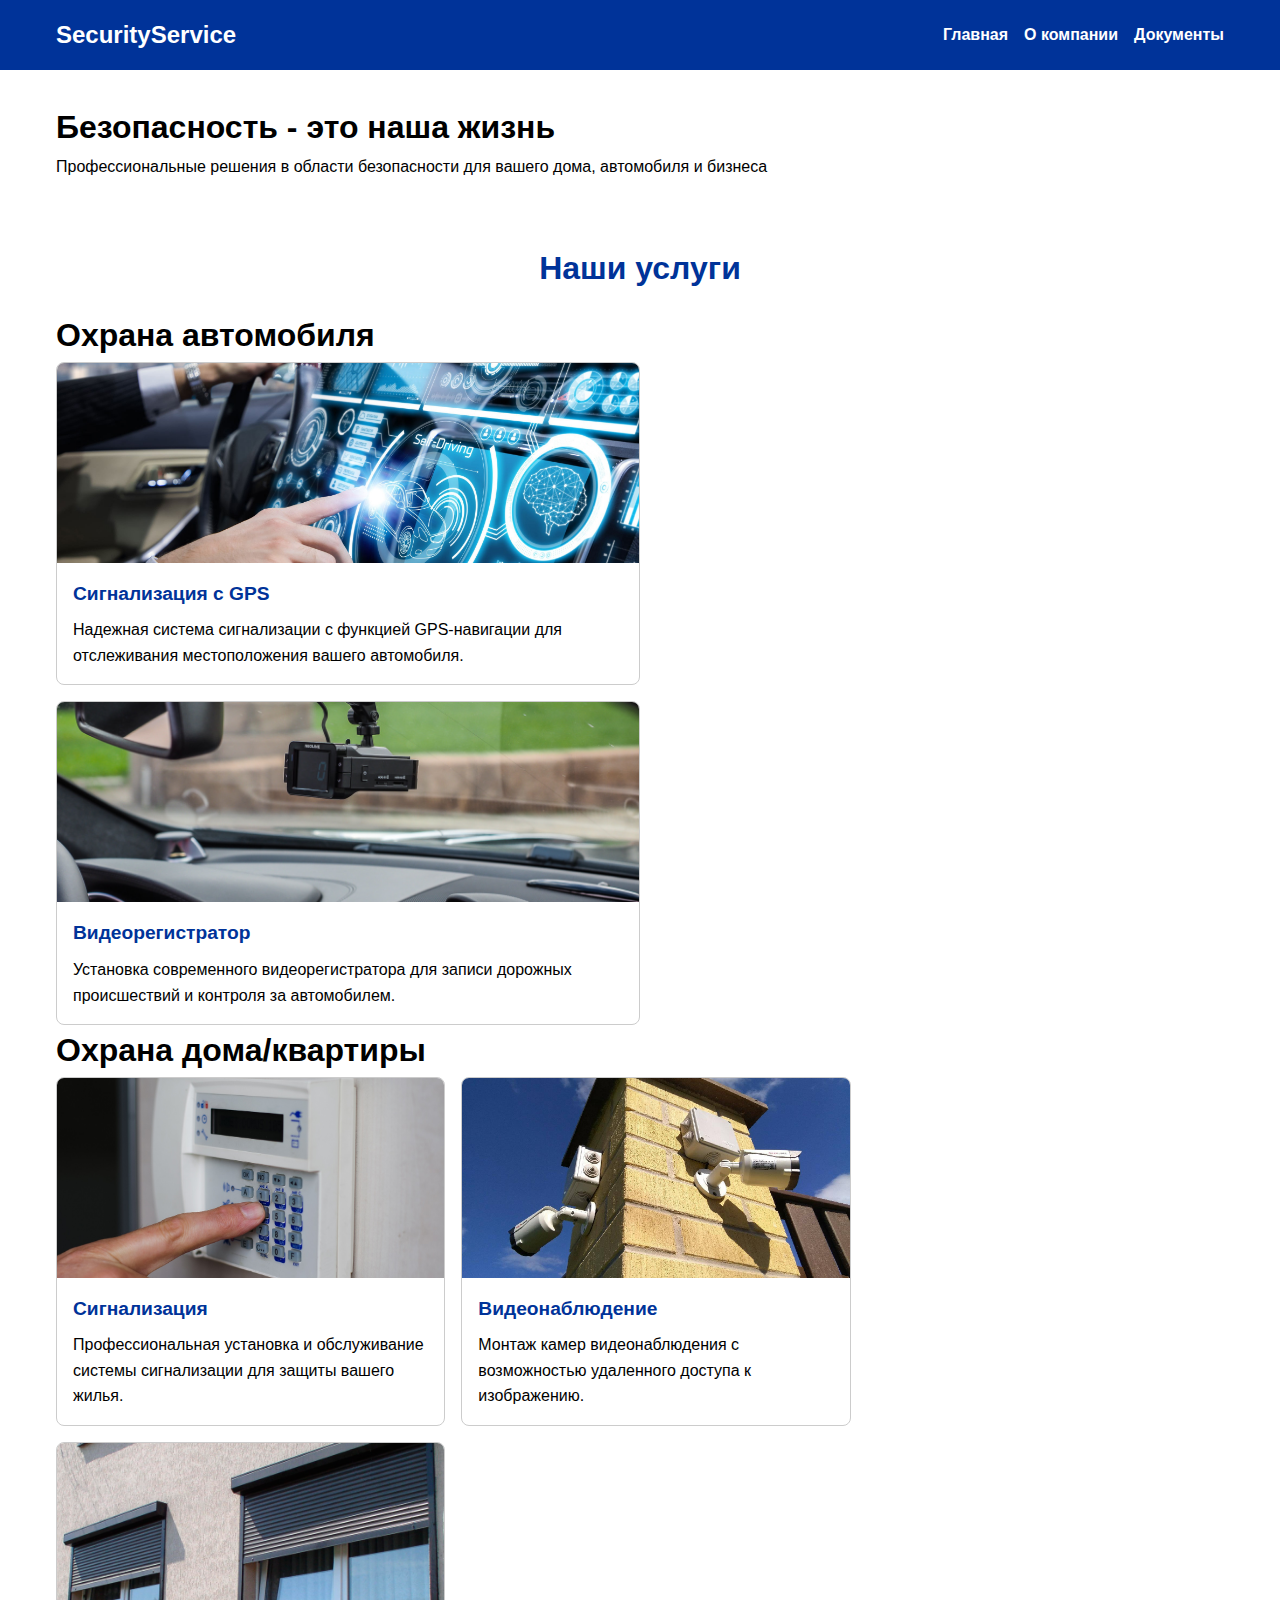
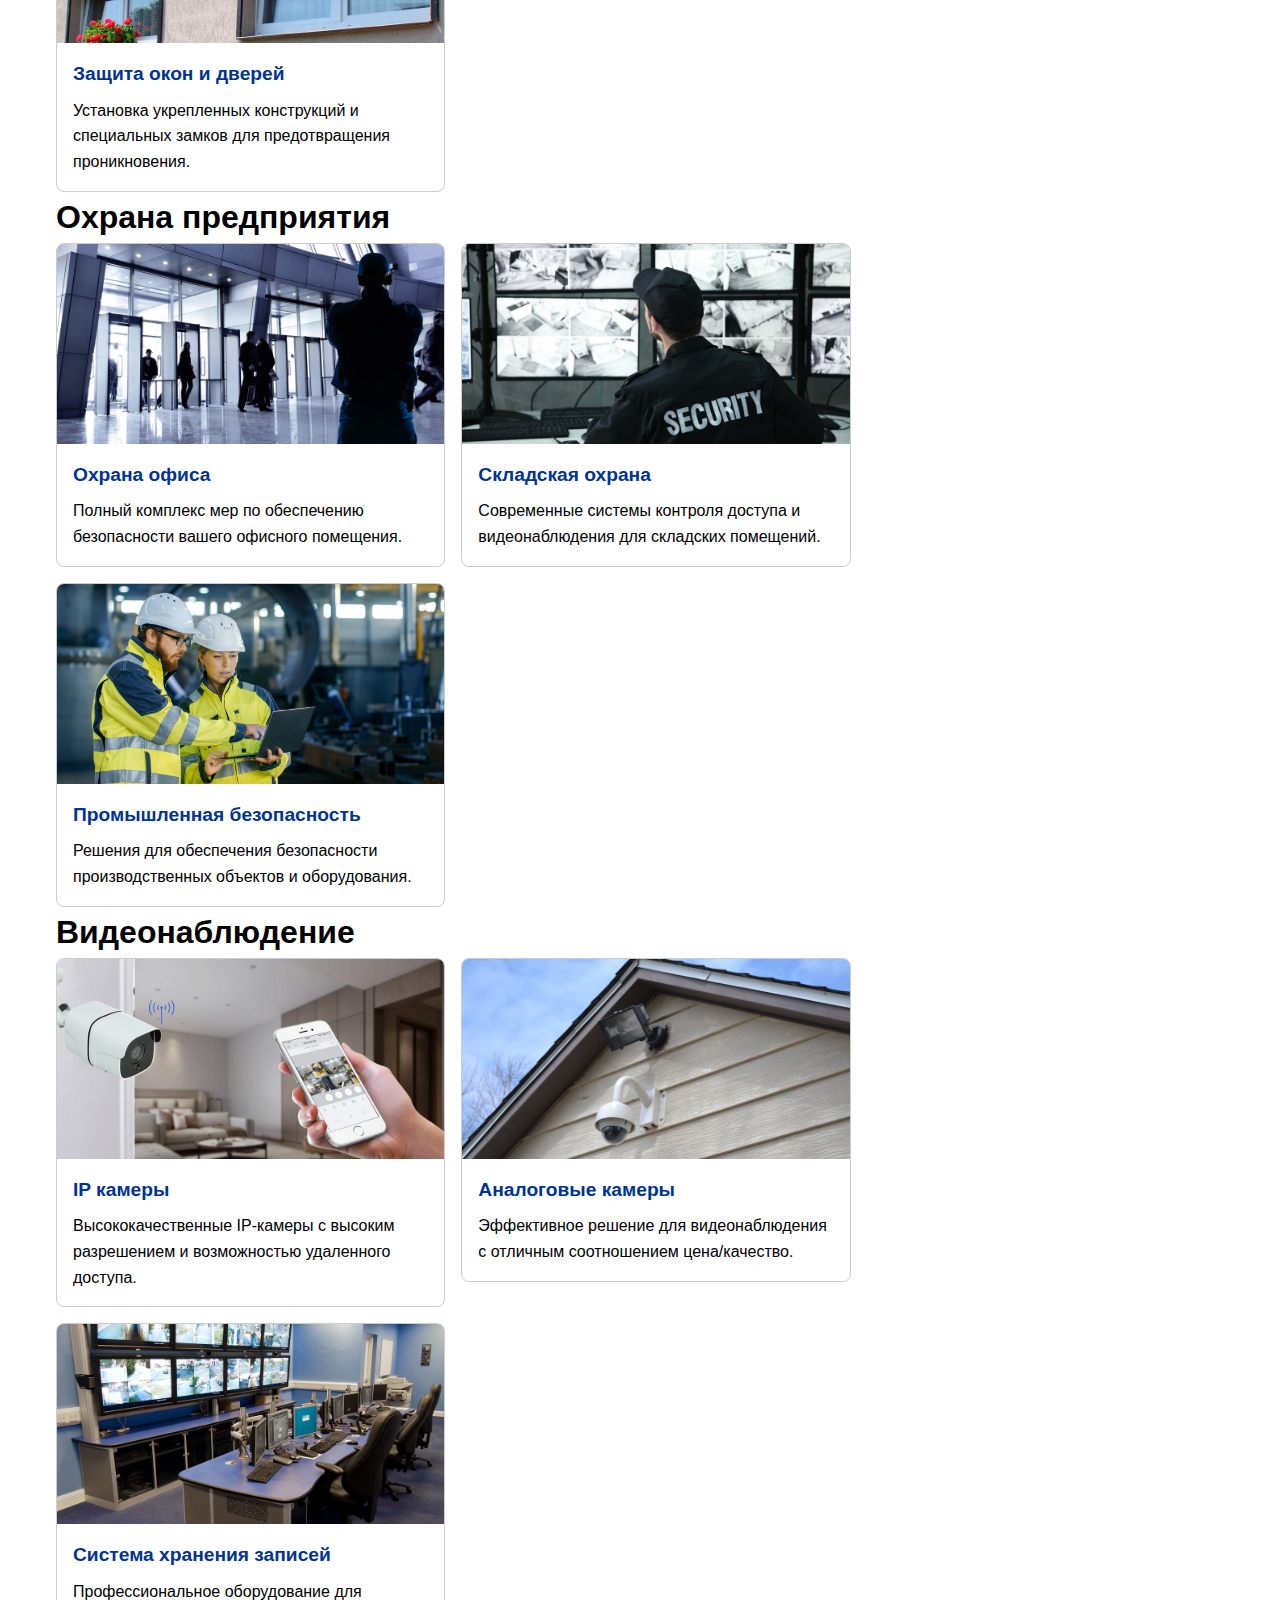
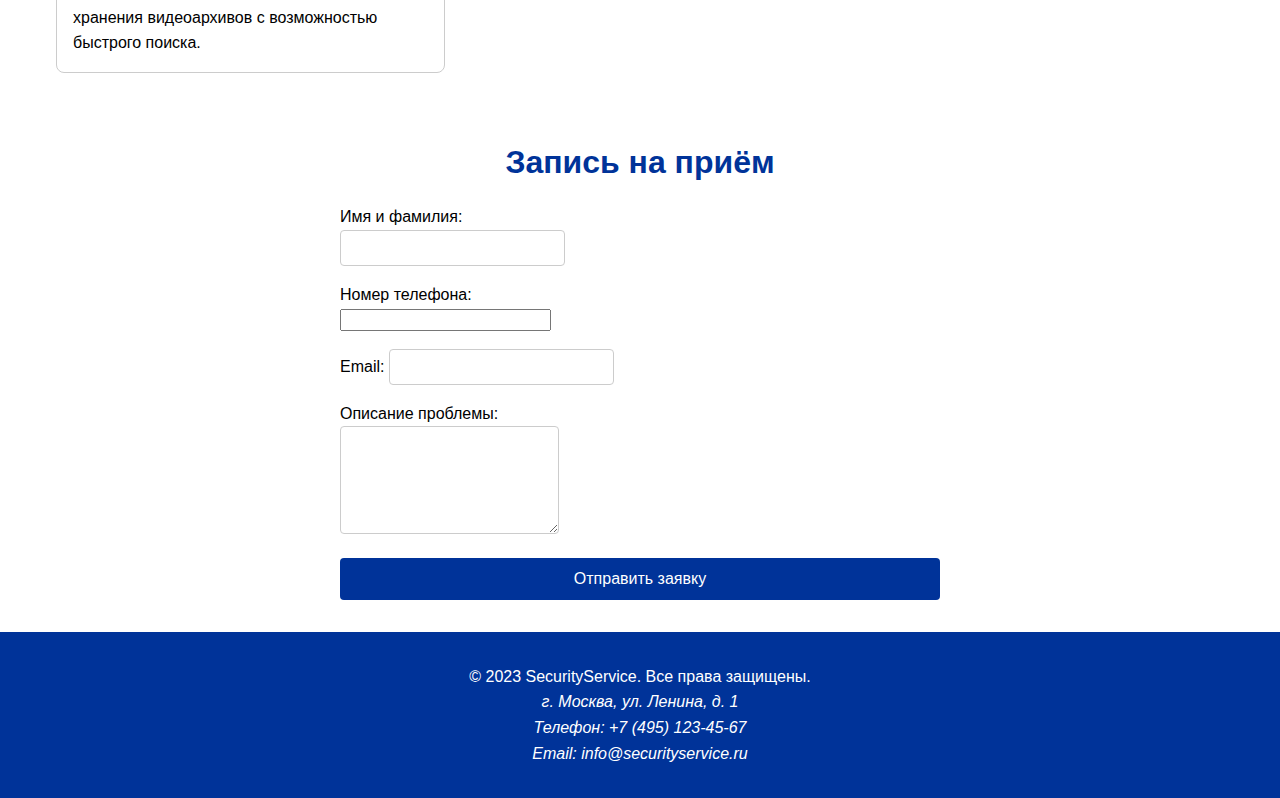
<file: Курсовая 2/index.html>
<!DOCTYPE html>
<html lang="ru">
<head>
    <meta charset="UTF-8">
    <meta name="viewport" content="width=device-width, initial-scale=1.0">
    <title>SecurityService - Безопасность вашего дома и бизнеса</title>
    <link rel="stylesheet" href="styles.css">
    <meta name="description" content="SecurityService - надежная система безопасности для вашего автомобиля, дома или предприятия. Предоставляем услуги по установке видеонаблюдения, сигнализации и другим охранным системам. Запишитесь на консультацию прямо сейчас!">
    <meta name="keywords" content="охрана, безопасность, видеонаблюдение, сигнализация, защита автомобиля, защита дома, защита предприятия">
</head>
<body>
    <!-- Шапка сайта -->
    <header>
        <nav>
            <div class="container">
                <div class="logo">SecurityService</div>
                <ul class="menu">
                    <li><a href="index.html">Главная</a></li>
                    <li><a href="about.html">О компании</a></li>
                    <li><a href="documents.html">Документы</a></li>
                </ul>
            </div>
        </nav>

        <!-- Баннер -->
        <section class="banner">
            <div class="container">
                <h1>Безопасность - это наша жизнь</h1>
                <p>Профессиональные решения в области безопасности для вашего дома, автомобиля и бизнеса</p>
            </div>
        </section>
    </header>

    <!-- Услуги -->
    <main>
        <section class="services">
            <div class="container">
                <h2 class="section-title">Наши услуги</h2>
                
                <!-- Охрана автомобиля -->
                <div class="service-section">
                    <h1>Охрана автомобиля</h1>
                    <div class="row">
                        <div class="col-6 col-md-12">
                            <div class="card">
                                <img src="images/index/car-security-1.jpg" alt="Автомобильная сигнализация">
                                <div class="card-body">
                                    <h4 class="card-title">Сигнализация с GPS</h4>
                                    <p class="card-text">Надежная система сигнализации с функцией GPS-навигации для отслеживания местоположения вашего автомобиля.</p>
                                </div>
                            </div>
                        </div>
                        <div class="col-6 col-md-12">
                            <div class="card">
                                <img src="images/index/car-security-2.jpg" alt="Автомобильный видеорегистратор">
                                <div class="card-body">
                                    <h4 class="card-title">Видеорегистратор</h4>
                                    <p class="card-text">Установка современного видеорегистратора для записи дорожных происшествий и контроля за автомобилем.</p>
                                </div>
                            </div>
                        </div>
                    </div>
                </div>

                <!-- Охрана дома/квартиры -->
                <div class="service-section">
                    <h1>Охрана дома/квартиры</h1>
                    <div class="row">
                        <div class="col-4 col-md-12">
                            <div class="card">
                                <img src="images/index/home-security-1.jpg" alt="Система домашней сигнализации">
                                <div class="card-body">
                                    <h4 class="card-title">Сигнализация</h4>
                                    <p class="card-text">Профессиональная установка и обслуживание системы сигнализации для защиты вашего жилья.</p>
                                </div>
                            </div>
                        </div>
                        <div class="col-4 col-md-12">
                            <div class="card">
                                <img src="images/index/home-security-2.jpg" alt="Домашнее видеонаблюдение">
                                <div class="card-body">
                                    <h4 class="card-title">Видеонаблюдение</h4>
                                    <p class="card-text">Монтаж камер видеонаблюдения с возможностью удаленного доступа к изображению.</p>
                                </div>
                            </div>
                        </div>
                        <div class="col-4 col-md-12">
                            <div class="card">
                                <img src="images/index/home-security-3.jpg" alt="Защита окон и дверей">
                                <div class="card-body">
                                    <h4 class="card-title">Защита окон и дверей</h4>
                                    <p class="card-text">Установка укрепленных конструкций и специальных замков для предотвращения проникновения.</p>
                                </div>
                            </div>
                        </div>
                    </div>
                </div>

                <!-- Охрана предприятия -->
                <div class="service-section">
                    <h1>Охрана предприятия</h1>
                    <div class="row">
                        <div class="col-4 col-md-12">
                            <div class="card">
                                <img src="images/index/business-security-1.jpg" alt="Охрана офиса">
                                <div class="card-body">
                                    <h4 class="card-title">Охрана офиса</h4>
                                    <p class="card-text">Полный комплекс мер по обеспечению безопасности вашего офисного помещения.</p>
                                </div>
                            </div>
                        </div>
                        <div class="col-4 col-md-12">
                            <div class="card">
                                <img src="images/index/business-security-2.jpg" alt="Складская охрана">
                                <div class="card-body">
                                    <h4 class="card-title">Складская охрана</h4>
                                    <p class="card-text">Современные системы контроля доступа и видеонаблюдения для складских помещений.</p>
                                </div>
                            </div>
                        </div>
                        <div class="col-4 col-md-12">
                            <div class="card">
                                <img src="images/index/business-security-3.jpg" alt="Промышленная безопасность">
                                <div class="card-body">
                                    <h4 class="card-title">Промышленная безопасность</h4>
                                    <p class="card-text">Решения для обеспечения безопасности производственных объектов и оборудования.</p>
                                </div>
                            </div>
                        </div>
                    </div>
                </div>

                <!-- Видеонаблюдение -->
                <div class="service-section">
                    <h1>Видеонаблюдение</h1>
                    <div class="row">
                        <div class="col-4 col-md-12">
                            <div class="card">
                                <img src="images/index/cctv-1.jpg" alt="IP камеры">
                                <div class="card-body">
                                    <h4 class="card-title">IP камеры</h4>
                                    <p class="card-text">Высококачественные IP-камеры с высоким разрешением и возможностью удаленного доступа.</p>
                                </div>
                            </div>
                        </div>
                        <div class="col-4 col-md-12">
                            <div class="card">
                                <img src="images/index/cctv-2.jpg" alt="Аналоговые камеры">
                                <div class="card-body">
                                    <h4 class="card-title">Аналоговые камеры</h4>
                                    <p class="card-text">Эффективное решение для видеонаблюдения с отличным соотношением цена/качество.</p>
                                </div>
                            </div>
                        </div>
                        <div class="col-4 col-md-12">
                            <div class="card">
                                <img src="images/index/cctv-3.jpg" alt="Система хранения записей">
                                <div class="card-body">
                                    <h4 class="card-title">Система хранения записей</h4>
                                    <p class="card-text">Профессиональное оборудование для хранения видеоархивов с возможностью быстрого поиска.</p>
                                </div>
                            </div>
                        </div>
                    </div>
                </div>
            </div>
        </section>

        <!-- Форма записи на приём -->
        <section class="appointment">
            <div class="container">
                <h2 class="section-title">Запись на приём</h2>
                <form action="#" method="post">
                    <div class="row">
                        <div class="col-6 col-md-12">
                            <label for="name">Имя и фамилия:</label>
                            <input type="text" id="name" name="name" required>
                        </div>
                        <div class="col-6 col-md-12">
                            <label for="phone">Номер телефона:</label>
                            <input type="tel" id="phone" name="phone" required>
                        </div>
                        <div class="col-6 col-md-12">
                            <label for="email">Email:</label>
                            <input type="email" id="email" name="email" required>
                        </div>
                        <div class="col-6 col-md-12">
                            <label for="message">Описание проблемы:</label>
                            <textarea id="message" name="message" rows="5" required></textarea>
                        </div>
                    </div>
                    <button type="submit">Отправить заявку</button>
                </form>
            </div>
        </section>
    </main>

    <!-- Футер -->
    <footer>
        <div class="container">
            <p>&copy; 2023 SecurityService. Все права защищены.</p>
            <address>
                г. Москва, ул. Ленина, д. 1<br>
                Телефон: +7 (495) 123-45-67<br>
                Email: info@securityservice.ru
            </address>
        </div>
    </footer>
</body>
</html>
</file>
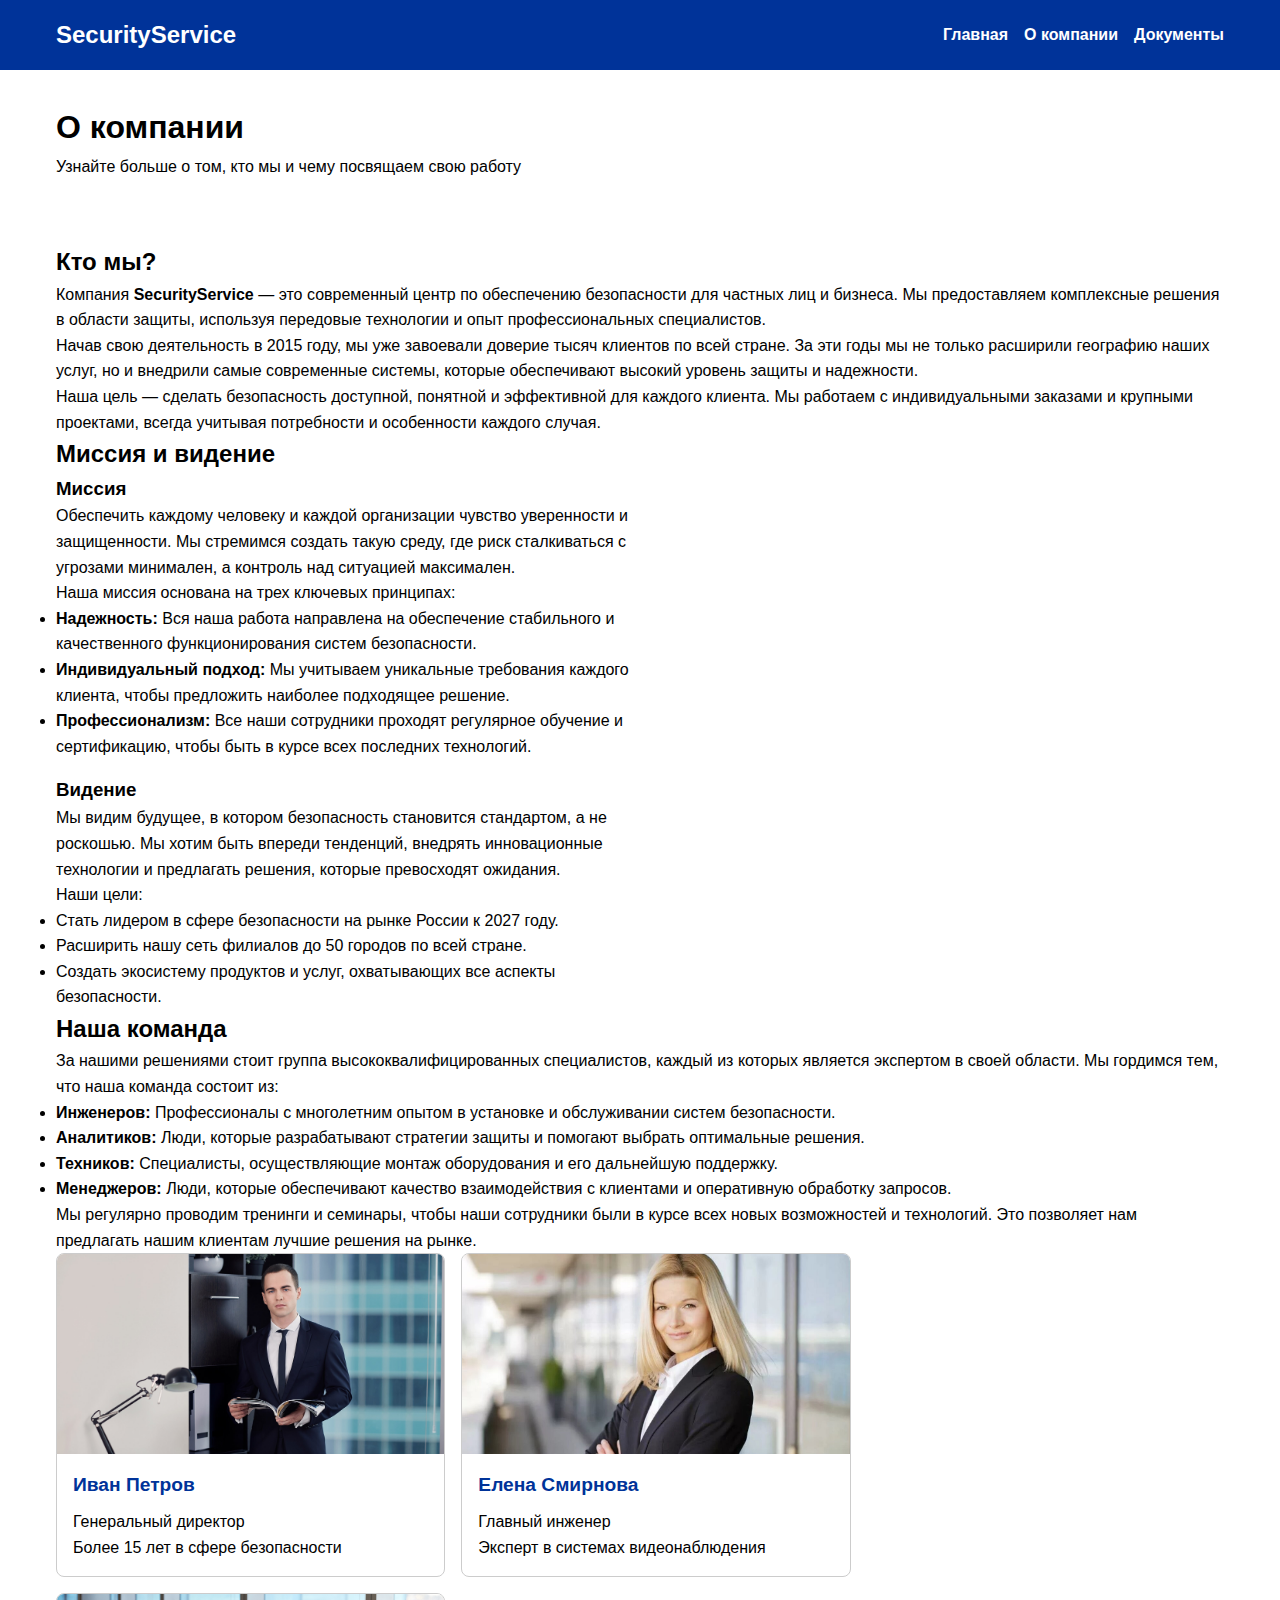
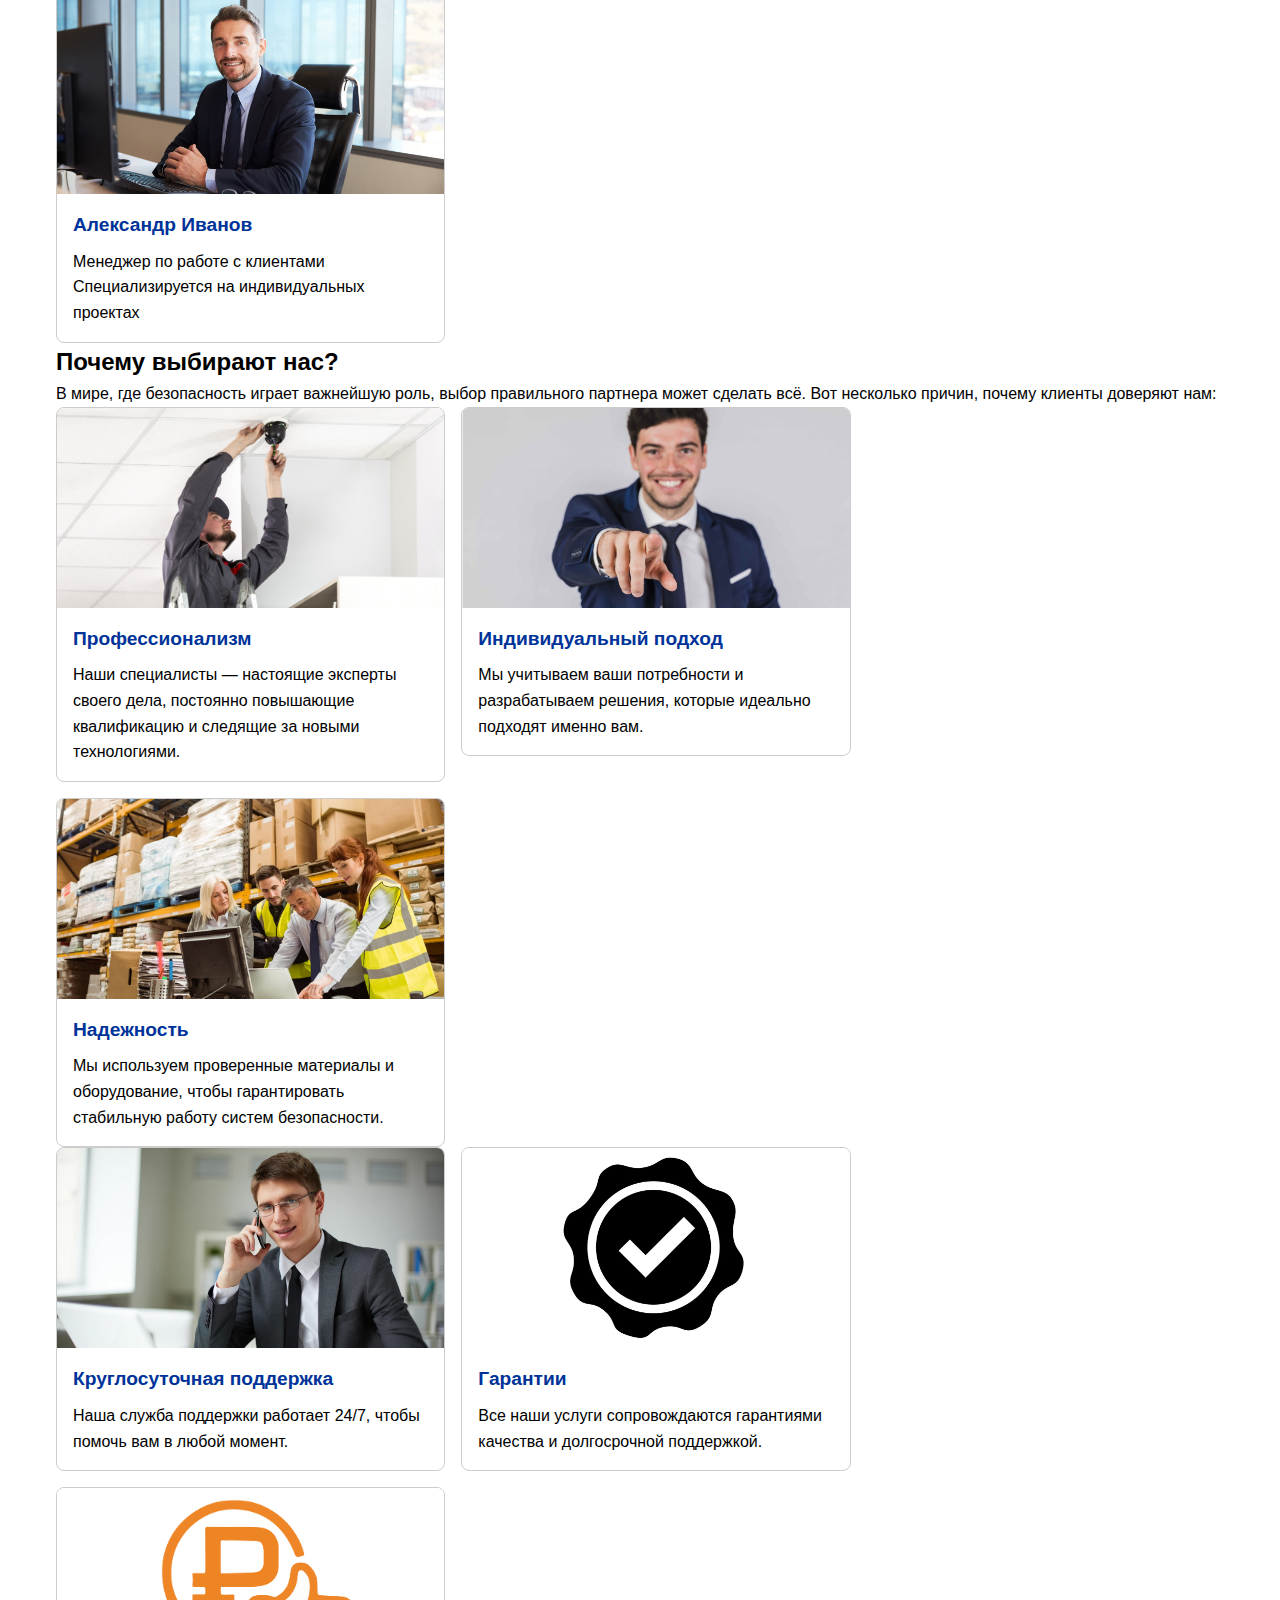
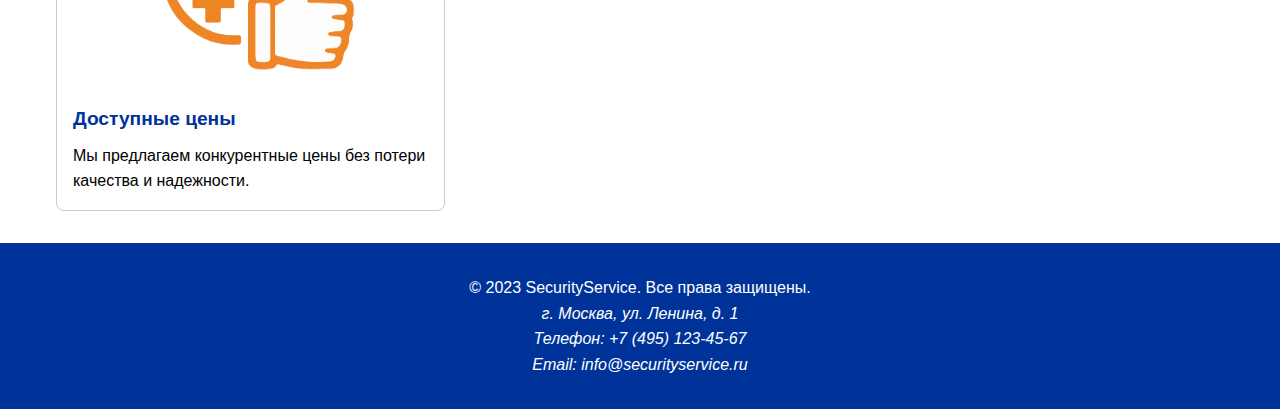
<file: Курсовая 2/about.html>
<!DOCTYPE html>
<html lang="ru">
<head>
    <meta charset="UTF-8">
    <meta name="viewport" content="width=device-width, initial-scale=1.0">
    <title>SecurityService - О компании</title>
    <link rel="stylesheet" href="styles.css">
    <meta name="description" content="SecurityService - надежная компания по обеспечению безопасности. Узнайте больше о нас, нашей миссии, команде и причинах, почему клиенты выбирают именно нас.">
    <meta name="keywords" content="охрана, безопасность, видеонаблюдение, сигнализация, защита автомобиля, защита дома, защита предприятия, команда, миссия, видение">
</head>
<body>
    <!-- Шапка сайта -->
    <header>
        <nav>
            <div class="container">
                <div class="logo">SecurityService</div>
                <ul class="menu">
                    <li><a href="index.html">Главная</a></li>
                    <li><a href="about.html">О компании</a></li>
                    <li><a href="documents.html">Документы</a></li>
                </ul>
            </div>
        </nav>

        <!-- Заголовок страницы -->
        <section class="page-header">
            <div class="container">
                <h1>О компании</h1>
                <p>Узнайте больше о том, кто мы и чему посвящаем свою работу</p>
            </div>
        </section>
    </header>

    <!-- Основное содержание -->
    <main>
        <section class="about-us">
            <div class="container">

                <!-- Кто мы? -->
                <div class="section">
                    <h2>Кто мы?</h2>
                    <p>
                        Компания <strong>SecurityService</strong> — это современный центр по обеспечению безопасности для частных лиц и бизнеса. Мы предоставляем комплексные решения в области защиты, используя передовые технологии и опыт профессиональных специалистов.
                    </p>
                    <p>
                        Начав свою деятельность в 2015 году, мы уже завоевали доверие тысяч клиентов по всей стране. За эти годы мы не только расширили географию наших услуг, но и внедрили самые современные системы, которые обеспечивают высокий уровень защиты и надежности.
                    </p>
                    <p>
                        Наша цель — сделать безопасность доступной, понятной и эффективной для каждого клиента. Мы работаем с индивидуальными заказами и крупными проектами, всегда учитывая потребности и особенности каждого случая.
                    </p>
                </div>

                <!-- Миссия и видение -->
                <div class="section">
                    <h2>Миссия и видение</h2>
                    <div class="row">
                        <div class="col-6 col-md-12">
                            <h3>Миссия</h3>
                            <p>
                                Обеспечить каждому человеку и каждой организации чувство уверенности и защищенности. Мы стремимся создать такую среду, где риск сталкиваться с угрозами минимален, а контроль над ситуацией максимален.
                            </p>
                            <p>
                                Наша миссия основана на трех ключевых принципах:
                            </p>
                            <ul>
                                <li><strong>Надежность:</strong> Вся наша работа направлена на обеспечение стабильного и качественного функционирования систем безопасности.</li>
                                <li><strong>Индивидуальный подход:</strong> Мы учитываем уникальные требования каждого клиента, чтобы предложить наиболее подходящее решение.</li>
                                <li><strong>Профессионализм:</strong> Все наши сотрудники проходят регулярное обучение и сертификацию, чтобы быть в курсе всех последних технологий.</li>
                            </ul>
                        </div>
                        <div class="col-6 col-md-12">
                            <h3>Видение</h3>
                            <p>
                                Мы видим будущее, в котором безопасность становится стандартом, а не роскошью. Мы хотим быть впереди тенденций, внедрять инновационные технологии и предлагать решения, которые превосходят ожидания.
                            </p>
                            <p>
                                Наши цели:
                            </p>
                            <ul>
                                <li>Стать лидером в сфере безопасности на рынке России к 2027 году.</li>
                                <li>Расширить нашу сеть филиалов до 50 городов по всей стране.</li>
                                <li>Создать экосистему продуктов и услуг, охватывающих все аспекты безопасности.</li>
                            </ul>
                        </div>
                    </div>
                </div>

                <!-- Наша команда -->
                <div class="section">
                    <h2>Наша команда</h2>
                    <p>
                        За нашими решениями стоит группа высококвалифицированных специалистов, каждый из которых является экспертом в своей области. Мы гордимся тем, что наша команда состоит из:
                    </p>
                    <ul>
                        <li><strong>Инженеров:</strong> Профессионалы с многолетним опытом в установке и обслуживании систем безопасности.</li>
                        <li><strong>Аналитиков:</strong> Люди, которые разрабатывают стратегии защиты и помогают выбрать оптимальные решения.</li>
                        <li><strong>Техников:</strong> Специалисты, осуществляющие монтаж оборудования и его дальнейшую поддержку.</li>
                        <li><strong>Менеджеров:</strong> Люди, которые обеспечивают качество взаимодействия с клиентами и оперативную обработку запросов.</li>
                    </ul>
                    <p>
                        Мы регулярно проводим тренинги и семинары, чтобы наши сотрудники были в курсе всех новых возможностей и технологий. Это позволяет нам предлагать нашим клиентам лучшие решения на рынке.
                    </p>
                    <div class="row">
                        <div class="col-4 col-md-12">
                            <div class="card">
                                <img src="images/about/team-member-1.jpg" alt="Член команды 1">
                                <div class="card-body">
                                    <h4 class="card-title">Иван Петров</h4>
                                    <p class="card-text">Генеральный директор<br>Более 15 лет в сфере безопасности</p>
                                </div>
                            </div>
                        </div>
                        <div class="col-4 col-md-12">
                            <div class="card">
                                <img src="images/about/team-member-2.jpg" alt="Член команды 2">
                                <div class="card-body">
                                    <h4 class="card-title">Елена Смирнова</h4>
                                    <p class="card-text">Главный инженер<br>Эксперт в системах видеонаблюдения</p>
                                </div>
                            </div>
                        </div>
                        <div class="col-4 col-md-12">
                            <div class="card">
                                <img src="images/about/team-member-3.jpg" alt="Член команды 3">
                                <div class="card-body">
                                    <h4 class="card-title">Александр Иванов</h4>
                                    <p class="card-text">Менеджер по работе с клиентами<br>Специализируется на индивидуальных проектах</p>
                                </div>
                            </div>
                        </div>
                    </div>
                </div>

                <!-- Почему выбирают нас? -->
                <div class="section">
                    <h2>Почему выбирают нас?</h2>
                    <p>
                        В мире, где безопасность играет важнейшую роль, выбор правильного партнера может сделать всё. Вот несколько причин, почему клиенты доверяют нам:
                    </p>
                    <div class="row">
                        <div class="col-4 col-md-12">
                            <div class="card">
                                <img src="images/about/reasons-1.jpg" alt="Причина 1">
                                <div class="card-body">
                                    <h4 class="card-title">Профессионализм</h4>
                                    <p class="card-text">Наши специалисты — настоящие эксперты своего дела, постоянно повышающие квалификацию и следящие за новыми технологиями.</p>
                                </div>
                            </div>
                        </div>
                        <div class="col-4 col-md-12">
                            <div class="card">
                                <img src="images/about/reasons-2.jpg" alt="Причина 2">
                                <div class="card-body">
                                    <h4 class="card-title">Индивидуальный подход</h4>
                                    <p class="card-text">Мы учитываем ваши потребности и разрабатываем решения, которые идеально подходят именно вам.</p>
                                </div>
                            </div>
                        </div>
                        <div class="col-4 col-md-12">
                            <div class="card">
                                <img src="images/about/reasons-3.jpg" alt="Причина 3">
                                <div class="card-body">
                                    <h4 class="card-title">Надежность</h4>
                                    <p class="card-text">Мы используем проверенные материалы и оборудование, чтобы гарантировать стабильную работу систем безопасности.</p>
                                </div>
                            </div>
                        </div>
                    </div>
                    <div class="row">
                        <div class="col-4 col-md-12">
                            <div class="card">
                                <img src="images/about/reasons-4.jpg" alt="Причина 4">
                                <div class="card-body">
                                    <h4 class="card-title">Круглосуточная поддержка</h4>
                                    <p class="card-text">Наша служба поддержки работает 24/7, чтобы помочь вам в любой момент.</p>
                                </div>
                            </div>
                        </div>
                        <div class="col-4 col-md-12">
                            <div class="card">
                                <img src="images/about/reasons-5.jpg" alt="Причина 5">
                                <div class="card-body">
                                    <h4 class="card-title">Гарантии</h4>
                                    <p class="card-text">Все наши услуги сопровождаются гарантиями качества и долгосрочной поддержкой.</p>
                                </div>
                            </div>
                        </div>
                        <div class="col-4 col-md-12">
                            <div class="card">
                                <img src="images/about/reasons-6.jpg" alt="Причина 6">
                                <div class="card-body">
                                    <h4 class="card-title">Доступные цены</h4>
                                    <p class="card-text">Мы предлагаем конкурентные цены без потери качества и надежности.</p>
                                </div>
                            </div>
                        </div>
                    </div>
                </div>
            </div>
        </section>
    </main>

    <!-- Футер -->
    <footer>
        <div class="container">
            <p>&copy; 2023 SecurityService. Все права защищены.</p>
            <address>
                г. Москва, ул. Ленина, д. 1<br>
                Телефон: +7 (495) 123-45-67<br>
                Email: info@securityservice.ru
            </address>
        </div>
    </footer>
</body>
</html>
</file>
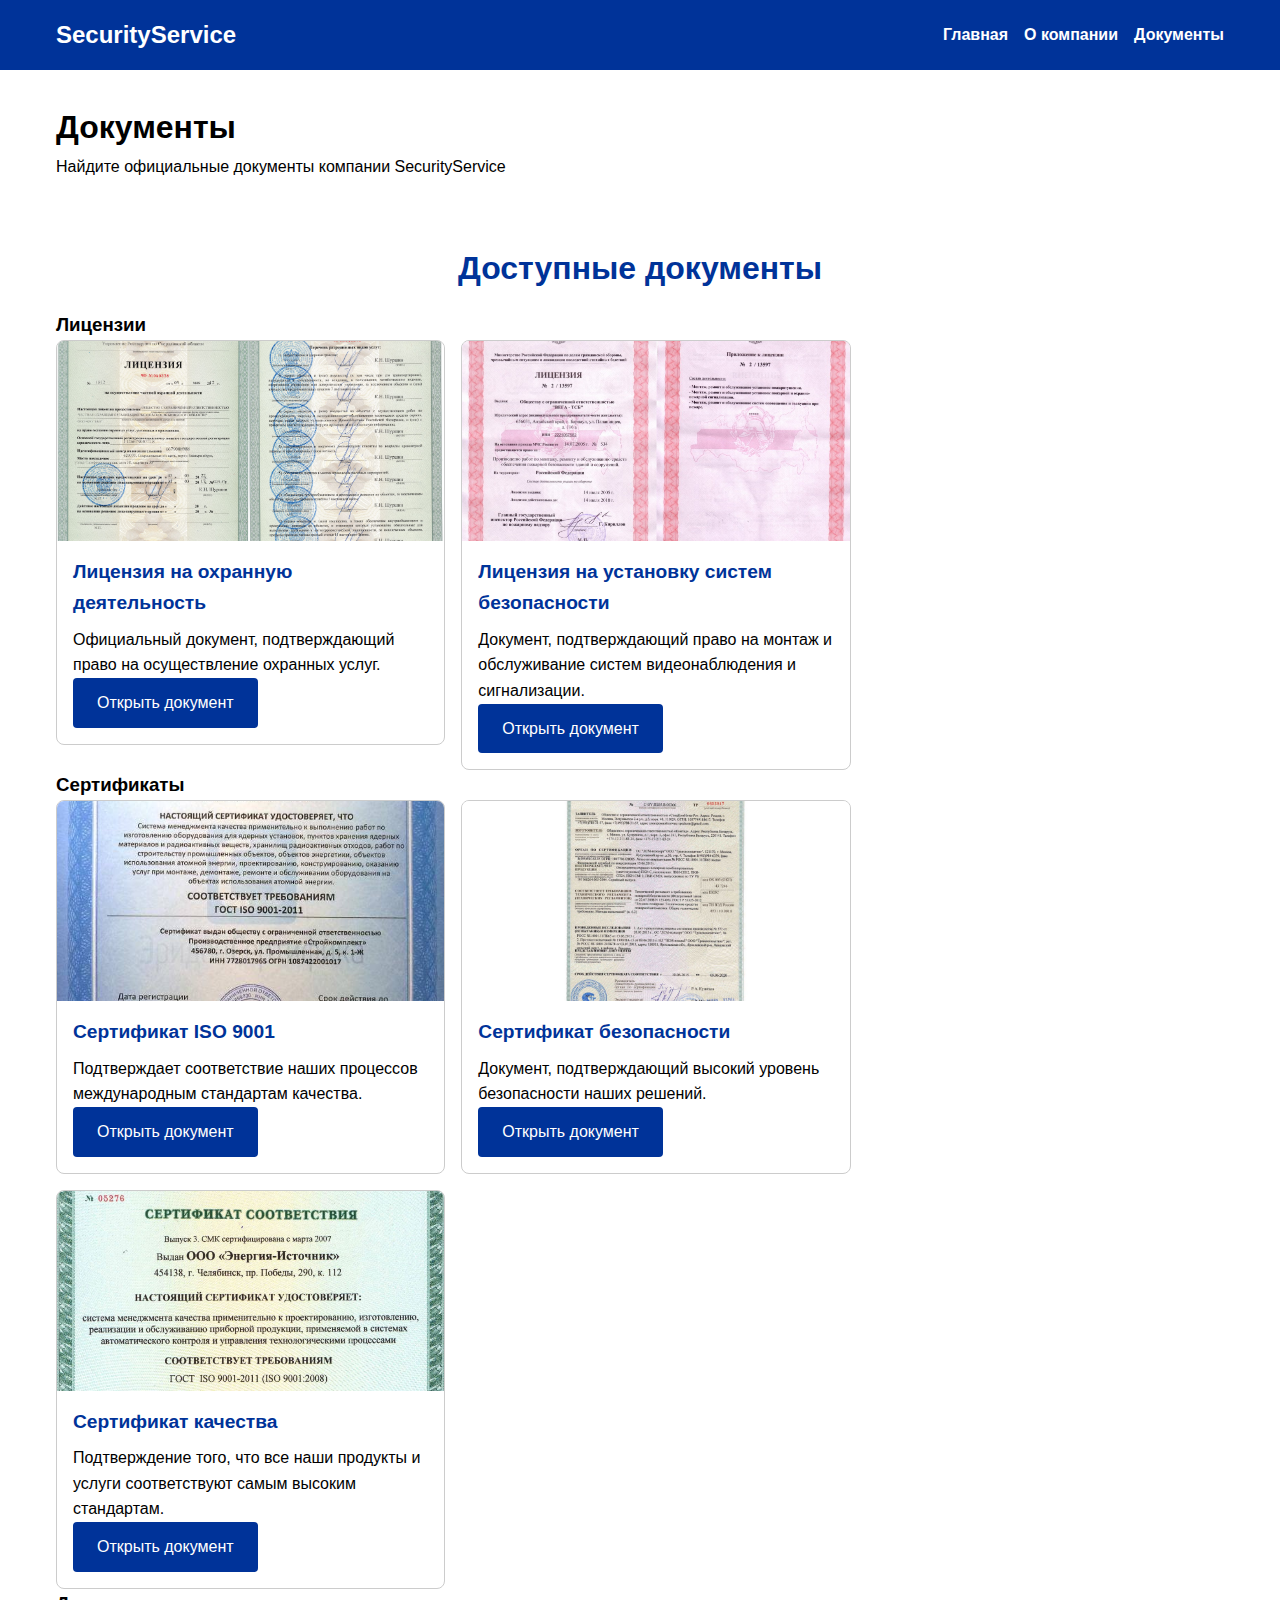
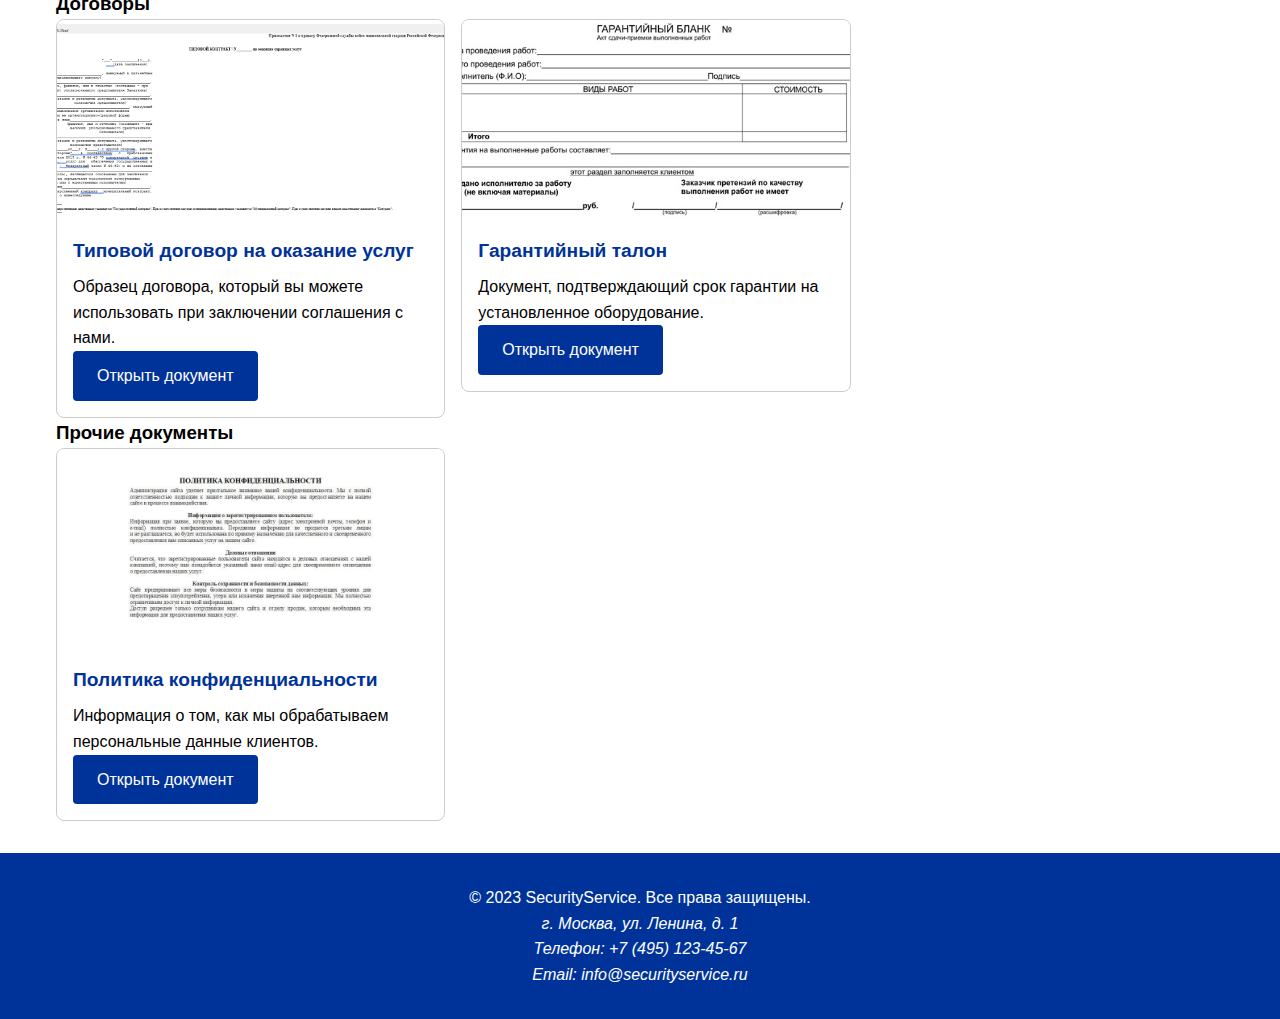
<file: Курсовая 2/documents.html>
<!DOCTYPE html>
<html lang="ru">
<head>
    <meta charset="UTF-8">
    <meta name="viewport" content="width=device-width, initial-scale=1.0">
    <title>SecurityService - Документы</title>
    <link rel="stylesheet" href="styles.css">
    <meta name="description" content="Документы компании SecurityService: лицензии, сертификаты, договоры и другая информация. Все документы доступны для скачивания в формате PDF.">
    <meta name="keywords" content="документы, лицензия, сертификаты, договоры, охранные системы, безопасность, securityservice">
</head>
<body>
    <!-- Шапка сайта -->
    <header>
        <nav>
            <div class="container">
                <div class="logo">SecurityService</div>
                <ul class="menu">
                    <li><a href="index.html">Главная</a></li>
                    <li><a href="about.html">О компании</a></li>
                    <li><a href="documents.html">Документы</a></li>
                </ul>
            </div>
        </nav>

        <!-- Заголовок страницы -->
        <section class="page-header">
            <div class="container">
                <h1>Документы</h1>
                <p>Найдите официальные документы компании SecurityService</p>
            </div>
        </section>
    </header>

    <!-- Основное содержание -->
    <main>
        <section class="documents">
            <div class="container">
                <h2 class="section-title">Доступные документы</h2>

                <!-- Раздел документов -->
                <div class="document-section">
                    <h3>Лицензии</h3>
                    <div class="row">
                        <div class="col-4 col-md-12">
                            <div class="card">
                                <img src="images/documents/license-1.jpg" alt="Лицензия на охранную деятельность">
                                <div class="card-body">
                                    <h4 class="card-title">Лицензия на охранную деятельность</h4>
                                    <p class="card-text">Официальный документ, подтверждающий право на осуществление охранных услуг.</p>
                                    <a href="licenses/license-1.pdf" target="_blank" class="btn">Открыть документ</a>
                                </div>
                            </div>
                        </div>
                        <div class="col-4 col-md-12">
                            <div class="card">
                                <img src="images/documents/license-2.jpg" alt="Лицензия на установку систем безопасности">
                                <div class="card-body">
                                    <h4 class="card-title">Лицензия на установку систем безопасности</h4>
                                    <p class="card-text">Документ, подтверждающий право на монтаж и обслуживание систем видеонаблюдения и сигнализации.</p>
                                    <a href="licenses/license-2.pdf" target="_blank" class="btn">Открыть документ</a>
                                </div>
                            </div>
                        </div>
                    </div>
                </div>

                <div class="document-section">
                    <h3>Сертификаты</h3>
                    <div class="row">
                        <div class="col-4 col-md-12">
                            <div class="card">
                                <img src="images/documents/certificate-1.jpg" alt="Сертификат ISO 9001">
                                <div class="card-body">
                                    <h4 class="card-title">Сертификат ISO 9001</h4>
                                    <p class="card-text">Подтверждает соответствие наших процессов международным стандартам качества.</p>
                                    <a href="certificates/certificate-1.pdf" target="_blank" class="btn">Открыть документ</a>
                                </div>
                            </div>
                        </div>
                        <div class="col-4 col-md-12">
                            <div class="card">
                                <img src="images/documents/certificate-2.jpg" alt="Сертификат безопасности">
                                <div class="card-body">
                                    <h4 class="card-title">Сертификат безопасности</h4>
                                    <p class="card-text">Документ, подтверждающий высокий уровень безопасности наших решений.</p>
                                    <a href="certificates/certificate-2.pdf" target="_blank" class="btn">Открыть документ</a>
                                </div>
                            </div>
                        </div>
                        <div class="col-4 col-md-12">
                            <div class="card">
                                <img src="images/documents/certificate-3.jpg" alt="Сертификат качества">
                                <div class="card-body">
                                    <h4 class="card-title">Сертификат качества</h4>
                                    <p class="card-text">Подтверждение того, что все наши продукты и услуги соответствуют самым высоким стандартам.</p>
                                    <a href="certificates/certificate-3.pdf" target="_blank" class="btn">Открыть документ</a>
                                </div>
                            </div>
                        </div>
                    </div>
                </div>

                <div class="document-section">
                    <h3>Договоры</h3>
                    <div class="row">
                        <div class="col-4 col-md-12">
                            <div class="card">
                                <img src="images/documents/contract-1.jpg" alt="Образец типового договора">
                                <div class="card-body">
                                    <h4 class="card-title">Типовой договор на оказание услуг</h4>
                                    <p class="card-text">Образец договора, который вы можете использовать при заключении соглашения с нами.</p>
                                    <a href="contracts/contract-1.pdf" target="_blank" class="btn">Открыть документ</a>
                                </div>
                            </div>
                        </div>
                        <div class="col-4 col-md-12">
                            <div class="card">
                                <img src="images/documents/contract-2.jpg" alt="Гарантийный талон">
                                <div class="card-body">
                                    <h4 class="card-title">Гарантийный талон</h4>
                                    <p class="card-text">Документ, подтверждающий срок гарантии на установленное оборудование.</p>
                                    <a href="contracts/contract-2.pdf" target="_blank" class="btn">Открыть документ</a>
                                </div>
                            </div>
                        </div>
                    </div>
                </div>

                <div class="document-section">
                    <h3>Прочие документы</h3>
                    <div class="row">
                        <div class="col-4 col-md-12">
                            <div class="card">
                                <img src="images/documents/other-doc-1.jpg" alt="Политика конфиденциальности">
                                <div class="card-body">
                                    <h4 class="card-title">Политика конфиденциальности</h4>
                                    <p class="card-text">Информация о том, как мы обрабатываем персональные данные клиентов.</p>
                                    <a href="other/policy-1.pdf" target="_blank" class="btn">Открыть документ</a>
                                </div>
                            </div>
                        </div>
                    </div>
                </div>
            </div>
        </section>
    </main>

    <!-- Футер -->
    <footer>
        <div class="container">
            <p>&copy; 2023 SecurityService. Все права защищены.</p>
            <address>
                г. Москва, ул. Ленина, д. 1<br>
                Телефон: +7 (495) 123-45-67<br>
                Email: info@securityservice.ru
            </address>
        </div>
    </footer>
</body>
</html>
</file>
<file: Курсовая 2/styles.css>
/* styles.css */

/* Общие стили */
* {
    box-sizing: border-box; /* Включает padding и border в размер элемента */
    margin: 0;
    padding: 0;
}

body {
    font-family: 'Segoe UI', Tahoma, Geneva, Verdana, sans-serif; /* Шрифт */
    line-height: 1.6; /* Высота строки */
    color: #000000; /* Цвет текста по умолчанию (черный) */
    background-color: #ffffff; /* Белый фон */
}

a {
    text-decoration: none; /* Убираем подчеркивание ссылок */
    color: inherit; /* Наследуем цвет текста */
}

img {
    max-width: 100%; /* Картинки не выходят за границы контейнера */
    height: auto; /* Сохраняем пропорции */
    display: block; /* Убираем лишний отступ после картинки */
}

/* Глобальные цвета */
:root {
    --blue: #003399; /* Полицейский синий */
    --red: #cc0000; /* Полицейский красный */
    --white: #ffffff;
    --black: #000000;
    --gray: #cccccc;
}

/* Резет стилей */
button, input, select, textarea {
    font-family: inherit; /* Наследуем шрифт */
    font-size: 100%; /* Наследуем размер шрифта */
}

/* Адаптивность */
@media (max-width: 768px) {
    body {
        padding: 0 1rem; /* Добавляем отступы для мобильных устройств */
    }
}

/* Грид-система */
.container {
    width: 100%;
    max-width: 1200px;
    margin: 0 auto;
    padding: 0 1rem;
}

.row {
    display: flex;
    flex-wrap: wrap;
    gap: 1rem;
}

.col-12 {
    flex: 0 0 100%;
}

.col-6 {
    flex: 0 0 50%;
}

.col-4 {
    flex: 0 0 33.333%;
}

/* Навигационное меню */
nav {
    background-color: var(--blue);
    color: var(--white);
    padding: 1rem 0;
}

nav .container {
    display: flex;
    justify-content: space-between;
    align-items: center;
}

.logo {
    font-size: 1.5rem;
    font-weight: bold;
    color: var(--white);
}

.menu {
    list-style: none;
    display: flex;
    gap: 1rem;
}

.menu li a {
    color: var(--white);
    font-weight: bold;
    transition: color 0.3s ease;
}

.menu li a:hover {
    color: var(--red); /* Меняем цвет при наведении */
}

/* Подвал */
footer {
    background-color: var(--blue);
    color: var(--white);
    padding: 2rem 0;
    text-align: center;
}

/* Основные блоки */
section {
    padding: 2rem 0;
}

.section-title {
    font-size: 2rem;
    margin-bottom: 1rem;
    color: var(--blue);
    text-align: center;
}

/* Карточки */
.card {
    background-color: var(--white);
    border: 1px solid var(--gray);
    border-radius: 8px;
    overflow: hidden;
    transition: transform 0.3s ease;
}

.card:hover {
    transform: translateY(-5px);
}

.card img {
    width: 100%; /* Занимает всю ширину контейнера */
    height: 200px; /* Фиксированная высота для изображения */
    object-fit: cover; /* Сохраняет пропорции и заполняет всё пространство */
}

.card-body {
    padding: 1rem;
}

.card-title {
    font-size: 1.2rem;
    margin-bottom: 0.5rem;
    color: var(--blue);
}

.card-text {
    color: var(--black);
}

/* Формы */
form {
    display: flex;
    flex-direction: column;
    gap: 1rem;
    max-width: 600px;
    margin: 0 auto;
}

input[type="text"],
input[type="email"],
textarea {
    padding: 0.5rem;
    border: 1px solid var(--gray);
    border-radius: 4px;
    font-size: 1rem;
}

button[type="submit"] {
    background-color: var(--blue);
    color: var(--white);
    padding: 0.75rem 1.5rem;
    border: none;
    border-radius: 4px;
    cursor: pointer;
    transition: background-color 0.3s ease;
}

button[type="submit"]:hover {
    background-color: var(--red);
}

/* Кнопки */
.btn {
    display: inline-block;
    padding: 0.75rem 1.5rem;
    background-color: var(--blue);
    color: var(--white);
    border: none;
    border-radius: 4px;
    cursor: pointer;
    transition: all 0.3s ease;
    text-align: center;
}

.btn:hover {
    background-color: var(--red);
}

/* Адаптивность для маленьких экранов */
@media (max-width: 768px) {
    nav .menu {
        flex-direction: column;
        align-items: flex-start;
    }

    .card {
        flex-direction: column;
    }

    .row {
        flex-direction: column;
    }
}
</file>
